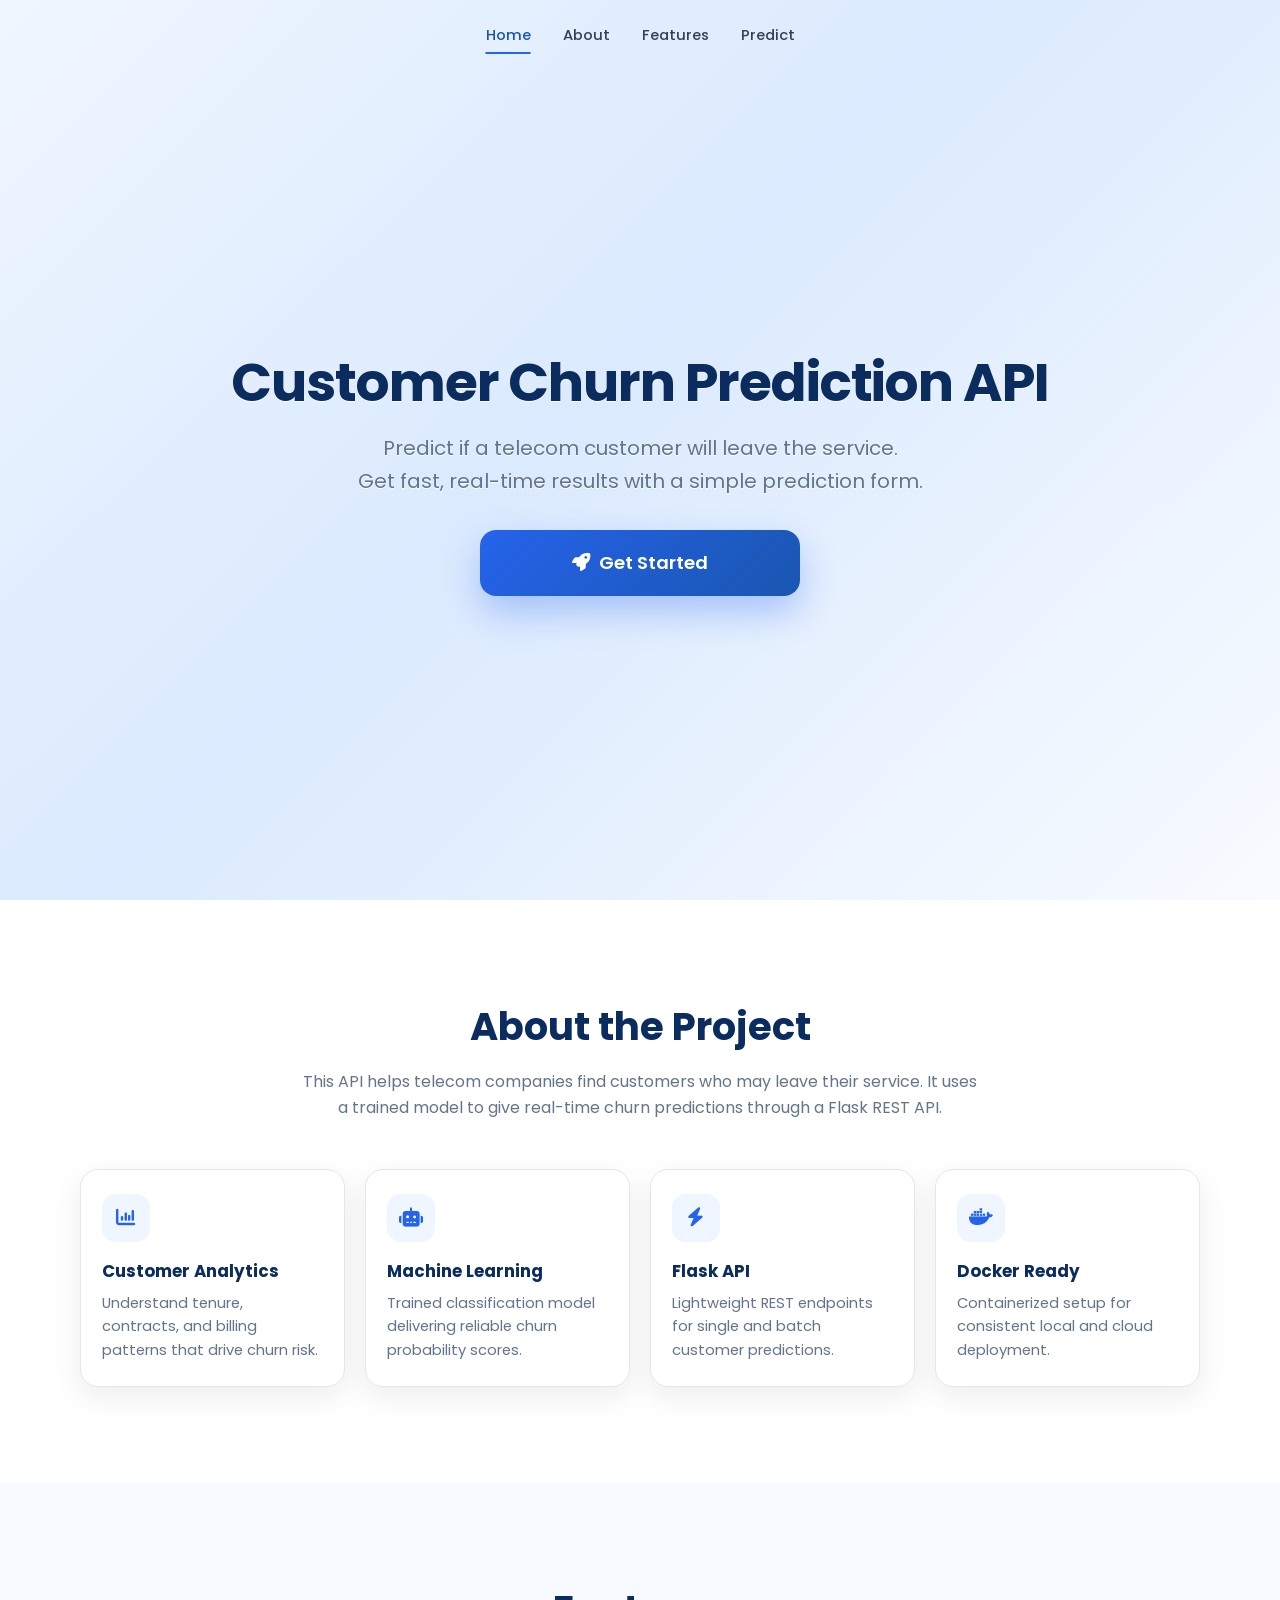
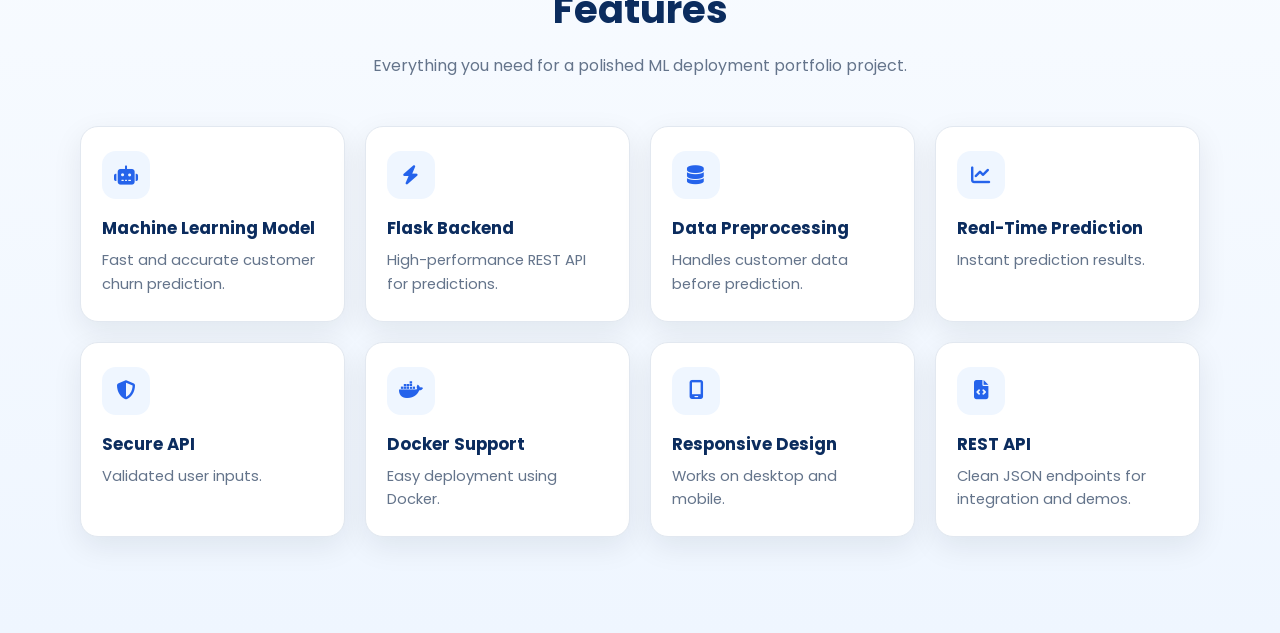
<file: task3/frontend/index.html>
<!DOCTYPE html>
<html lang="en">
<head>
  <meta charset="UTF-8" />
  <meta name="viewport" content="width=device-width, initial-scale=1.0" />
  <meta name="description" content="Customer Churn Prediction API — Predict telecom customer churn in real time with Flask, Scikit-learn, and Docker." />
  <meta name="keywords" content="Customer Churn, Machine Learning, Flask, Docker, Scikit-learn, Prediction API" />
  <meta name="author" content="InternSpark Task 3" />
  <title>Customer Churn Prediction API | ML Deployment</title>

  <!-- Google Fonts: Poppins -->
  <link rel="preconnect" href="https://fonts.googleapis.com" />
  <link rel="preconnect" href="https://fonts.gstatic.com" crossorigin />
  <link href="https://fonts.googleapis.com/css2?family=Poppins:wght@400;500;600;700&display=swap" rel="stylesheet" />

  <!-- Font Awesome -->
  <link rel="stylesheet" href="https://cdnjs.cloudflare.com/ajax/libs/font-awesome/6.5.2/css/all.min.css" />

  <!-- Main stylesheet -->
  <link rel="stylesheet" href="style.css?v=hero2" />
</head>
<body>
  <!-- ========== Sticky Navbar ========== -->
  <header class="navbar" id="navbar">
    <div class="nav-inner">
      <span class="nav-spacer" aria-hidden="true"></span>

      <button class="nav-toggle" id="navToggle" aria-label="Toggle menu">
        <i class="fa-solid fa-bars"></i>
      </button>

      <nav class="nav-links" id="navLinks">
        <a href="#home" data-nav="home">Home</a>
        <a href="#about" data-nav="about">About</a>
        <a href="#features" data-nav="features">Features</a>
        <a href="/predict-page" data-nav="predict">Predict</a>
      </nav>
    </div>
  </header>

  <!-- ========== Hero Section ========== -->
  <section class="hero" id="home">
    <div class="hero-bg" aria-hidden="true"></div>

    <div class="container hero-center">
      <h1>Customer Churn Prediction API</h1>

      <p class="hero-desc">
        Predict if a telecom customer will leave the service.<br />
        Get fast, real-time results with a simple prediction form.
      </p>

      <div class="hero-actions">
        <a class="btn btn-primary btn-hero" href="/predict-page">
          <i class="fa-solid fa-rocket"></i> Get Started
        </a>
      </div>
    </div>
  </section>

  <!-- ========== About Section ========== -->
  <section class="section about" id="about">
    <div class="container">
      <div class="section-header reveal">
        <h2>About the Project</h2>
        <p>
          This API helps telecom companies find customers who may leave their service.
          It uses a trained model to give real-time churn predictions through a Flask REST API.
        </p>
      </div>

      <div class="about-grid">
        <article class="about-card reveal">
          <div class="icon-wrap"><i class="fa-solid fa-chart-column"></i></div>
          <h3>Customer Analytics</h3>
          <p>Understand tenure, contracts, and billing patterns that drive churn risk.</p>
        </article>

        <article class="about-card reveal">
          <div class="icon-wrap"><i class="fa-solid fa-robot"></i></div>
          <h3>Machine Learning</h3>
          <p>Trained classification model delivering reliable churn probability scores.</p>
        </article>

        <article class="about-card reveal">
          <div class="icon-wrap"><i class="fa-solid fa-bolt"></i></div>
          <h3>Flask API</h3>
          <p>Lightweight REST endpoints for single and batch customer predictions.</p>
        </article>

        <article class="about-card reveal">
          <div class="icon-wrap"><i class="fa-brands fa-docker"></i></div>
          <h3>Docker Ready</h3>
          <p>Containerized setup for consistent local and cloud deployment.</p>
        </article>
      </div>
    </div>
  </section>

  <!-- ========== Features Section ========== -->
  <section class="section features" id="features">
    <div class="container">
      <div class="section-header reveal">
        <h2>Features</h2>
        <p>Everything you need for a polished ML deployment portfolio project.</p>
      </div>

      <div class="features-grid">
        <article class="feature-card reveal">
          <div class="icon-wrap"><i class="fa-solid fa-robot"></i></div>
          <h3>Machine Learning Model</h3>
          <p>Fast and accurate customer churn prediction.</p>
        </article>

        <article class="feature-card reveal">
          <div class="icon-wrap"><i class="fa-solid fa-bolt"></i></div>
          <h3>Flask Backend</h3>
          <p>High-performance REST API for predictions.</p>
        </article>

        <article class="feature-card reveal">
          <div class="icon-wrap"><i class="fa-solid fa-database"></i></div>
          <h3>Data Preprocessing</h3>
          <p>Handles customer data before prediction.</p>
        </article>

        <article class="feature-card reveal">
          <div class="icon-wrap"><i class="fa-solid fa-chart-line"></i></div>
          <h3>Real-Time Prediction</h3>
          <p>Instant prediction results.</p>
        </article>

        <article class="feature-card reveal">
          <div class="icon-wrap"><i class="fa-solid fa-shield-halved"></i></div>
          <h3>Secure API</h3>
          <p>Validated user inputs.</p>
        </article>

        <article class="feature-card reveal">
          <div class="icon-wrap"><i class="fa-brands fa-docker"></i></div>
          <h3>Docker Support</h3>
          <p>Easy deployment using Docker.</p>
        </article>

        <article class="feature-card reveal">
          <div class="icon-wrap"><i class="fa-solid fa-mobile-screen"></i></div>
          <h3>Responsive Design</h3>
          <p>Works on desktop and mobile.</p>
        </article>

        <article class="feature-card reveal">
          <div class="icon-wrap"><i class="fa-solid fa-file-code"></i></div>
          <h3>REST API</h3>
          <p>Clean JSON endpoints for integration and demos.</p>
        </article>
      </div>
    </div>
  </section>

  <!-- Back to top -->
  <button class="back-top" id="backTop" aria-label="Back to top">
    <i class="fa-solid fa-arrow-up"></i>
  </button>

  <script src="script.js"></script>
</body>
</html>
</file>
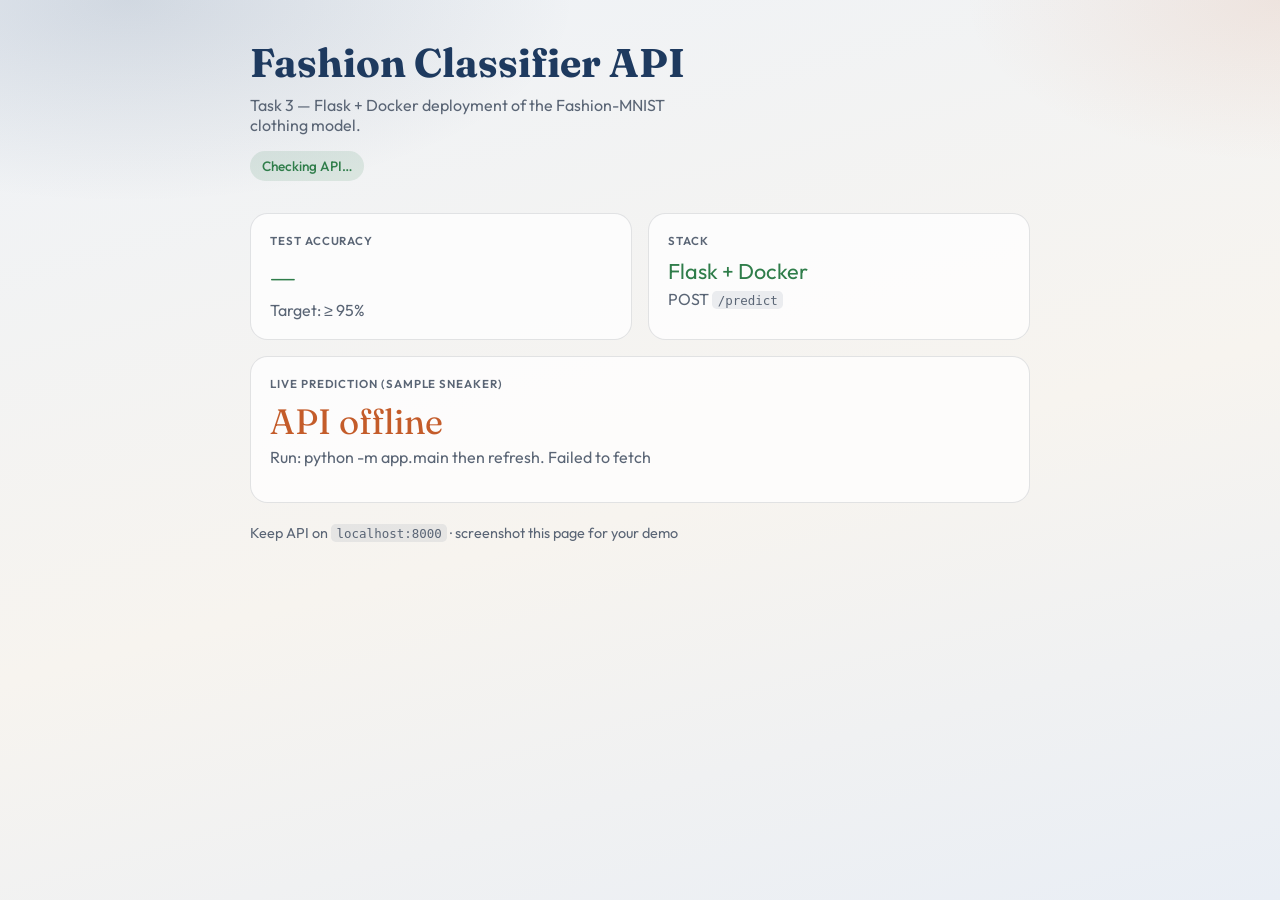
<file: task3/examples/demo.html>
<!DOCTYPE html>
<html lang="en">
<head>
  <meta charset="UTF-8" />
  <meta name="viewport" content="width=device-width, initial-scale=1" />
  <title>Fashion Classifier — Demo</title>
  <link href="https://fonts.googleapis.com/css2?family=Fraunces:opsz,wght@9..144,700&family=Outfit:wght@400;500;600&display=swap" rel="stylesheet" />
  <style>
    :root { --ink:#1a2433; --muted:#5a6575; --navy:#1e3a5f; --accent:#c45c2a; --line:rgba(26,36,51,.12); --ok:#2f7d4a; }
    *{box-sizing:border-box;margin:0;padding:0}
    body{
      min-height:100vh;font-family:Outfit,sans-serif;color:var(--ink);
      background:radial-gradient(ellipse 70% 45% at 10% 0%,rgba(30,58,95,.14),transparent 50%),
                 radial-gradient(ellipse 55% 40% at 100% 0%,rgba(196,92,42,.10),transparent 45%),
                 linear-gradient(165deg,#eef2f7,#f7f4ef 55%,#e9eef5);
      padding:2.4rem 1.2rem 3rem;
    }
    .wrap{max-width:780px;margin:0 auto}
    h1{font-family:Fraunces,serif;font-size:clamp(1.9rem,4.5vw,2.5rem);color:var(--navy)}
    .tag{margin:.5rem 0 1rem;color:var(--muted);max-width:42ch}
    .badge{display:inline-flex;gap:.4rem;align-items:center;padding:.35rem .75rem;border-radius:999px;background:rgba(47,125,74,.12);color:var(--ok);font-size:.85rem;font-weight:500}
    .panel{margin-top:1rem;background:rgba(255,255,255,.75);border:1px solid var(--line);border-radius:1.1rem;padding:1.2rem}
    .label{font-size:.72rem;font-weight:600;letter-spacing:.08em;text-transform:uppercase;color:var(--muted);margin-bottom:.55rem}
    .result{font-family:Fraunces,serif;font-size:2.2rem;color:var(--accent)}
    .meta{color:var(--muted);margin-top:.25rem}
    .bars{margin-top:1rem;display:grid;gap:.6rem}
    .row{display:grid;grid-template-columns:6rem 1fr 3.4rem;gap:.5rem;align-items:center;font-size:.9rem}
    .track{height:.55rem;border-radius:999px;background:rgba(26,36,51,.08);overflow:hidden}
    .fill{height:100%;background:linear-gradient(90deg,#1e3a5f,#c45c2a);border-radius:inherit}
    .grid{display:grid;gap:1rem;margin-top:1rem}
    @media(min-width:640px){.grid{grid-template-columns:1fr 1fr}}
    .stat{font-family:Fraunces,serif;font-size:2rem;color:var(--ok)}
    code{font-family:ui-monospace,Consolas,monospace;font-size:.78rem;background:rgba(30,58,95,.08);padding:.1rem .35rem;border-radius:.3rem}
    footer{margin-top:1.3rem;color:var(--muted);font-size:.9rem}
  </style>
</head>
<body>
  <div class="wrap">
    <h1>Fashion Classifier API</h1>
    <p class="tag">Task 3 — Flask + Docker deployment of the Fashion-MNIST clothing model.</p>
    <div class="badge" id="badge">Checking API…</div>

    <div class="grid">
      <section class="panel">
        <div class="label">Test accuracy</div>
        <div class="stat" id="acc">—</div>
        <p class="meta">Target: ≥ 95%</p>
      </section>
      <section class="panel">
        <div class="label">Stack</div>
        <div class="stat" style="font-size:1.35rem;font-family:Outfit,sans-serif;">Flask + Docker</div>
        <p class="meta">POST <code>/predict</code></p>
      </section>
    </div>

    <section class="panel">
      <div class="label">Live prediction (sample sneaker)</div>
      <div class="result" id="label">…</div>
      <p class="meta" id="meta">Uploading…</p>
      <div class="bars" id="bars"></div>
    </section>

    <footer>Keep API on <code>localhost:8000</code> · screenshot this page for your demo</footer>
  </div>
  <script>
    async function run() {
      try {
        const health = await fetch("http://localhost:8000/health").then(r => r.json());
        const pct = ((health.test_accuracy || 0) * 100).toFixed(2);
        document.getElementById("badge").textContent = `Healthy · Flask · ${pct}% accuracy`;
        document.getElementById("acc").textContent = pct + "%";

        const blob = await fetch("./samples/sample_sneaker.png").then(r => r.blob());
        const form = new FormData();
        form.append("file", blob, "sample_sneaker.png");
        const data = await fetch("http://localhost:8000/predict", { method: "POST", body: form }).then(r => r.json());

        document.getElementById("label").textContent = data.predicted_class;
        document.getElementById("meta").textContent = `confidence ${(data.confidence * 100).toFixed(2)}%`;
        document.getElementById("bars").innerHTML = data.top_k.map(t => `
          <div class="row">
            <span>${t.label}</span>
            <div class="track"><div class="fill" style="width:${(t.probability*100).toFixed(1)}%"></div></div>
            <span>${(t.probability*100).toFixed(1)}%</span>
          </div>`).join("");
      } catch (e) {
        document.getElementById("label").textContent = "API offline";
        document.getElementById("meta").textContent = "Run: python -m app.main  then refresh. " + e.message;
      }
    }
    run();
  </script>
</body>
</html>
</file>
<file: task3/frontend/style.css>
/* ============================================
   Customer Churn Prediction API — Landing Page
   Modern AI / SaaS · Blue & White
   ============================================ */

:root {
  --blue-900: #0b2c5e;
  --blue-800: #123e7a;
  --blue-700: #1a56b0;
  --blue-600: #2563eb;
  --blue-500: #3b82f6;
  --blue-100: #dbeafe;
  --blue-50: #eff6ff;
  --white: #ffffff;
  --slate-900: #0f172a;
  --slate-700: #334155;
  --slate-500: #64748b;
  --slate-200: #e2e8f0;
  --shadow: 0 10px 30px rgba(15, 23, 42, 0.08);
  --shadow-lg: 0 20px 50px rgba(37, 99, 235, 0.15);
  --radius: 18px;
  --nav-h: 72px;
  --transition: 0.3s ease;
}

* {
  margin: 0;
  padding: 0;
  box-sizing: border-box;
}

html {
  scroll-behavior: smooth;
}

body {
  font-family: "Poppins", sans-serif;
  color: var(--slate-900);
  background: var(--white);
  line-height: 1.6;
  overflow-x: hidden;
}

img {
  max-width: 100%;
  display: block;
}

a {
  text-decoration: none;
  color: inherit;
}

ul {
  list-style: none;
}

.container {
  width: min(1120px, calc(100% - 2rem));
  margin: 0 auto;
}

.section {
  padding: 96px 0;
}

.section-header {
  text-align: center;
  max-width: 680px;
  margin: 0 auto 48px;
}

.section-header h2 {
  font-size: clamp(1.8rem, 3vw, 2.4rem);
  font-weight: 700;
  color: var(--blue-900);
  margin-bottom: 12px;
}

.section-header p {
  color: var(--slate-500);
  font-size: 1rem;
}

/* ---------- Navbar ---------- */
.navbar {
  position: fixed;
  inset: 0 0 auto 0;
  height: var(--nav-h);
  z-index: 1000;
  display: flex;
  align-items: center;
  background: transparent;
}

.nav-inner {
  width: min(1120px, calc(100% - 2rem));
  margin: 0 auto;
  display: flex;
  align-items: center;
  justify-content: space-between;
  gap: 1rem;
  position: relative;
}

.brand {
  display: flex;
  align-items: center;
  gap: 0.55rem;
  font-weight: 700;
  font-size: 0.98rem;
  color: var(--blue-900);
  z-index: 2;
}

.brand i {
  color: var(--blue-600);
  font-size: 1.15rem;
}

.nav-links {
  display: flex;
  align-items: center;
  justify-content: center;
  gap: 2rem;
  position: absolute;
  left: 50%;
  transform: translateX(-50%);
  z-index: 1;
}

.nav-links a {
  font-size: 0.92rem;
  font-weight: 500;
  color: var(--slate-700);
  position: relative;
  transition: color var(--transition);
}

.nav-links a::after {
  content: "";
  position: absolute;
  left: 0;
  bottom: -6px;
  width: 0;
  height: 2px;
  background: var(--blue-600);
  transition: width var(--transition);
}

.nav-links a:hover,
.nav-links a.active {
  color: var(--blue-700);
}

.nav-links a:hover::after,
.nav-links a.active::after {
  width: 100%;
}

.nav-spacer {
  width: 40px;
  flex-shrink: 0;
}

.nav-toggle {
  display: none;
  border: 0;
  background: transparent;
  color: var(--blue-800);
  font-size: 1.35rem;
  cursor: pointer;
  z-index: 2;
  margin-left: auto;
}

/* ---------- Hero ---------- */
.hero {
  position: relative;
  min-height: 100vh;
  padding: calc(var(--nav-h) + 48px) 0 72px;
  overflow: hidden;
  background: linear-gradient(135deg, #eff6ff 0%, #dbeafe 45%, #f8fbff 100%);
  display: flex;
  align-items: center;
}

.hero-bg {
  position: absolute;
  inset: 0;
  pointer-events: none;
  overflow: hidden;
  background: transparent;
}


.hero-center {
  position: relative;
  z-index: 1;
  text-align: center;
  display: flex;
  flex-direction: column;
  align-items: center;
  justify-content: center;
  max-width: 860px;
  margin: 0 auto;
  animation: fade-up 0.8s ease both;
}

.hero h1,
.hero-desc {
  text-shadow: 0 1px 0 rgba(255, 255, 255, 0.85);
}

.badge {
  display: inline-flex;
  align-items: center;
  gap: 0.45rem;
  padding: 0.5rem 1rem;
  border-radius: 999px;
  background: rgba(255, 255, 255, 0.85);
  border: 1px solid var(--blue-100);
  color: var(--blue-700);
  font-size: 0.95rem;
  font-weight: 600;
  box-shadow: var(--shadow);
  margin-bottom: 1.4rem;
}

.hero h1 {
  font-size: clamp(1.85rem, 4.2vw, 3.35rem);
  line-height: 1.15;
  color: var(--blue-900);
  margin-bottom: 1.15rem;
  font-weight: 700;
  letter-spacing: -0.02em;
  white-space: nowrap;
  max-width: none;
}

.hero-desc {
  color: var(--slate-500);
  font-size: clamp(1.05rem, 2.2vw, 1.25rem);
  max-width: 40rem;
  margin: 0 auto 2rem;
  line-height: 1.65;
}

.hero-actions {
  display: flex;
  justify-content: center;
  align-items: center;
  width: 100%;
}

.btn {
  display: inline-flex;
  align-items: center;
  justify-content: center;
  gap: 0.55rem;
  padding: 0.85rem 1.3rem;
  border-radius: 14px;
  font-weight: 600;
  font-size: 0.95rem;
  border: 0;
  cursor: pointer;
  transition: transform var(--transition), box-shadow var(--transition), background var(--transition);
}

.btn:hover {
  transform: translateY(-2px);
}

.btn-primary {
  background: linear-gradient(135deg, var(--blue-600), var(--blue-700));
  color: var(--white);
  box-shadow: 0 12px 28px rgba(37, 99, 235, 0.28);
}

.btn-primary:hover {
  box-shadow: 0 16px 34px rgba(37, 99, 235, 0.35);
}

.btn-hero {
  min-width: min(320px, 86vw);
  padding: 1.15rem 2.2rem;
  font-size: 1.15rem;
  border-radius: 16px;
  box-shadow: 0 16px 36px rgba(37, 99, 235, 0.32);
}

.btn-secondary {
  background: var(--white);
  color: var(--blue-700);
  border: 1px solid var(--blue-100);
  box-shadow: var(--shadow);
}

.btn-secondary:hover {
  background: var(--blue-50);
}

/* ---------- About ---------- */
.about {
  background: var(--white);
}

.about-grid {
  display: grid;
  grid-template-columns: repeat(4, 1fr);
  gap: 1.25rem;
}

.about-card,
.feature-card {
  background: var(--white);
  border: 1px solid var(--slate-200);
  border-radius: var(--radius);
  padding: 1.5rem 1.3rem;
  box-shadow: var(--shadow);
  transition: transform var(--transition), box-shadow var(--transition), border-color var(--transition);
}

.about-card:hover,
.feature-card:hover {
  transform: translateY(-8px);
  box-shadow: var(--shadow-lg);
  border-color: var(--blue-100);
}

.icon-wrap {
  width: 48px;
  height: 48px;
  border-radius: 14px;
  display: grid;
  place-items: center;
  background: var(--blue-50);
  color: var(--blue-600);
  font-size: 1.2rem;
  margin-bottom: 1rem;
}

.about-card h3,
.feature-card h3 {
  font-size: 1.05rem;
  color: var(--blue-900);
  margin-bottom: 0.45rem;
}

.about-card p,
.feature-card p {
  color: var(--slate-500);
  font-size: 0.92rem;
}

/* ---------- Features ---------- */
.features {
  background: linear-gradient(180deg, #f8fbff 0%, #eff6ff 100%);
}

.features-grid {
  display: grid;
  grid-template-columns: repeat(4, 1fr);
  gap: 1.25rem;
}

/* ---------- Footer ---------- */
.footer {
  background: linear-gradient(135deg, var(--blue-900), var(--blue-700));
  color: #e2e8f0;
  padding: 64px 0 24px;
}

.footer-grid {
  display: grid;
  grid-template-columns: 1.4fr 1fr 1fr;
  gap: 2rem;
  margin-bottom: 2rem;
}

.footer h3 {
  color: var(--white);
  font-size: 1.15rem;
  margin-bottom: 0.75rem;
}

.footer p {
  color: #cbd5e1;
  font-size: 0.92rem;
  max-width: 28rem;
}

.footer h4 {
  color: var(--white);
  font-size: 0.95rem;
  margin-bottom: 0.85rem;
}

.footer-links {
  display: grid;
  gap: 0.55rem;
}

.footer-links a {
  color: #cbd5e1;
  font-size: 0.9rem;
  transition: color var(--transition);
}

.footer-links a:hover {
  color: var(--white);
}

.socials {
  display: flex;
  gap: 0.7rem;
}

.socials a {
  width: 40px;
  height: 40px;
  border-radius: 12px;
  display: grid;
  place-items: center;
  background: rgba(255, 255, 255, 0.1);
  color: var(--white);
  transition: background var(--transition), transform var(--transition);
}

.socials a:hover {
  background: rgba(255, 255, 255, 0.2);
  transform: translateY(-2px);
}

.footer-bottom {
  border-top: 1px solid rgba(255, 255, 255, 0.12);
  padding-top: 1.2rem;
  text-align: center;
  color: #94a3b8;
  font-size: 0.85rem;
}

.footer-bottom .heart {
  color: #f87171;
}

/* ---------- Back to top ---------- */
.back-top {
  position: fixed;
  right: 20px;
  bottom: 20px;
  width: 46px;
  height: 46px;
  border-radius: 14px;
  border: 0;
  background: var(--blue-600);
  color: var(--white);
  box-shadow: var(--shadow-lg);
  cursor: pointer;
  opacity: 0;
  pointer-events: none;
  transform: translateY(12px);
  transition: opacity var(--transition), transform var(--transition);
  z-index: 999;
}

.back-top.show {
  opacity: 1;
  pointer-events: auto;
  transform: translateY(0);
}

/* ---------- Scroll reveal ---------- */
.reveal {
  opacity: 0;
  transform: translateY(28px);
  transition: opacity 0.7s ease, transform 0.7s ease;
}

.reveal.visible {
  opacity: 1;
  transform: none;
}

/* ---------- Animations ---------- */
@keyframes float {
  0%, 100% { transform: translateY(0); }
  50% { transform: translateY(-14px); }
}

@keyframes spin-slow {
  from { transform: rotate(0deg); }
  to { transform: rotate(360deg); }
}

@keyframes grow {
  from { transform: scaleY(0); transform-origin: bottom; }
  to { transform: scaleY(1); transform-origin: bottom; }
}

@keyframes fade-up {
  from { opacity: 0; transform: translateY(18px); }
  to { opacity: 1; transform: none; }
}

/* ---------- Responsive ---------- */
@media (max-width: 980px) {
  .about-grid,
  .features-grid {
    grid-template-columns: repeat(2, 1fr);
  }

  .footer-grid {
    grid-template-columns: 1fr 1fr;
  }
}

@media (max-width: 720px) {
  .nav-toggle {
    display: inline-flex;
  }

  .nav-links {
    position: absolute;
    top: calc(100% + 8px);
    left: 0;
    right: 0;
    transform: none;
    background: var(--white);
    border-radius: 12px;
    border: 1px solid rgba(226, 232, 240, 0.9);
    flex-direction: column;
    align-items: center;
    justify-content: center;
    padding: 1rem 1.25rem 1.25rem;
    gap: 0.9rem;
    box-shadow: 0 8px 28px rgba(15, 23, 42, 0.1);
    display: none;
  }

  .nav-links.open {
    display: flex;
  }

  .about-grid,
  .features-grid,
  .footer-grid {
    grid-template-columns: 1fr;
  }

  .hero {
    padding-top: calc(var(--nav-h) + 28px);
  }

  .hero h1 {
    white-space: normal;
    font-size: clamp(1.7rem, 7vw, 2.4rem);
  }
}
</file>
